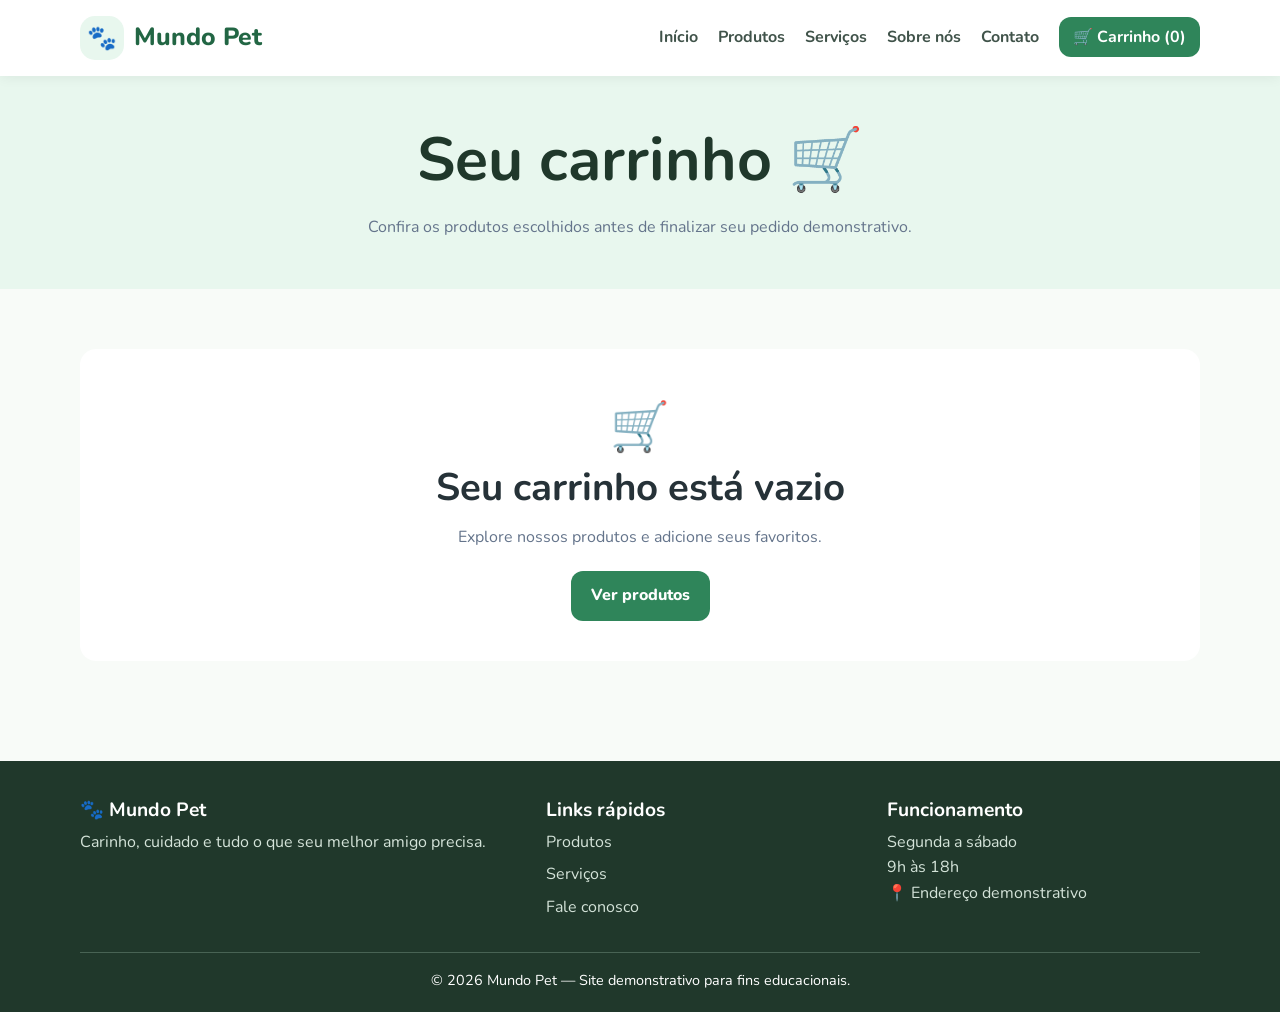
<file: carrinho.html>
<!DOCTYPE html>
<html lang="pt-BR">
<head>
  <meta charset="UTF-8">
  <meta name="viewport" content="width=device-width, initial-scale=1.0">
  <meta name="description" content="Mundo Pet: produtos e serviços para cuidar do seu melhor amigo.">
  <title>Carrinho | Mundo Pet</title>
  <link rel="stylesheet" href="css/style.css">
</head>
<body>

<header>
  <div class="container navbar">
    <a class="logo" href="index.html"><span class="logo-icon">🐾</span><span>Mundo Pet</span></a>
    <button class="menu-toggle" aria-label="Abrir menu" aria-expanded="false">☰</button>
    <nav aria-label="Menu principal">
      <ul class="nav-links">
        <li><a href="index.html" data-page="index.html">Início</a></li>
        <li><a href="produtos.html" data-page="produtos.html">Produtos</a></li>
        <li><a href="servicos.html" data-page="servicos.html">Serviços</a></li>
        <li><a href="sobre.html" data-page="sobre.html">Sobre nós</a></li>
        <li><a href="contato.html" data-page="contato.html">Contato</a></li>
        <li><a class="cart-link" href="carrinho.html" data-page="carrinho.html">🛒 Carrinho (<span class="cart-count">0</span>)</a></li>
      </ul>
    </nav>
  </div>
</header>

<main>

<section class="page-banner"><div class="container"><h1>Seu carrinho 🛒</h1><p>Confira os produtos escolhidos antes de finalizar seu pedido demonstrativo.</p></div></section>
<section class="section"><div class="container">
  <div id="cart-items"></div>
  <div id="cart-summary" class="cart-summary" hidden>
    <div class="summary-line"><span>Subtotal</span><strong id="cart-subtotal">R$ 0,00</strong></div>
    <div class="summary-line"><span>Entrega</span><strong>Grátis</strong></div><hr style="margin:14px 0;border:0;border-top:1px solid #e3ebe5">
    <div class="summary-line"><strong>Total</strong><strong id="cart-total" class="price">R$ 0,00</strong></div>
    <button id="checkout" class="btn" style="width:100%;margin-top:10px">Finalizar pedido</button>
    <a class="btn secondary" style="width:100%;margin-top:10px" href="produtos.html">Continuar comprando</a>
  </div>
</div></section>

</main>

<footer>
  <div class="container">
    <div class="footer-grid">
      <div><h3>🐾 Mundo Pet</h3><p>Carinho, cuidado e tudo o que seu melhor amigo precisa.</p></div>
      <div><h3>Links rápidos</h3><ul><li><a href="produtos.html">Produtos</a></li><li><a href="servicos.html">Serviços</a></li><li><a href="contato.html">Fale conosco</a></li></ul></div>
      <div><h3>Funcionamento</h3><p>Segunda a sábado<br>9h às 18h</p><p>📍 Endereço demonstrativo</p></div>
    </div>
    <div class="copyright">© 2026 Mundo Pet — Site demonstrativo para fins educacionais.</div>
  </div>
</footer>
<div class="toast" role="status" aria-live="polite"></div>
<script src="js/script.js"></script>


</body>
</html>
</file>
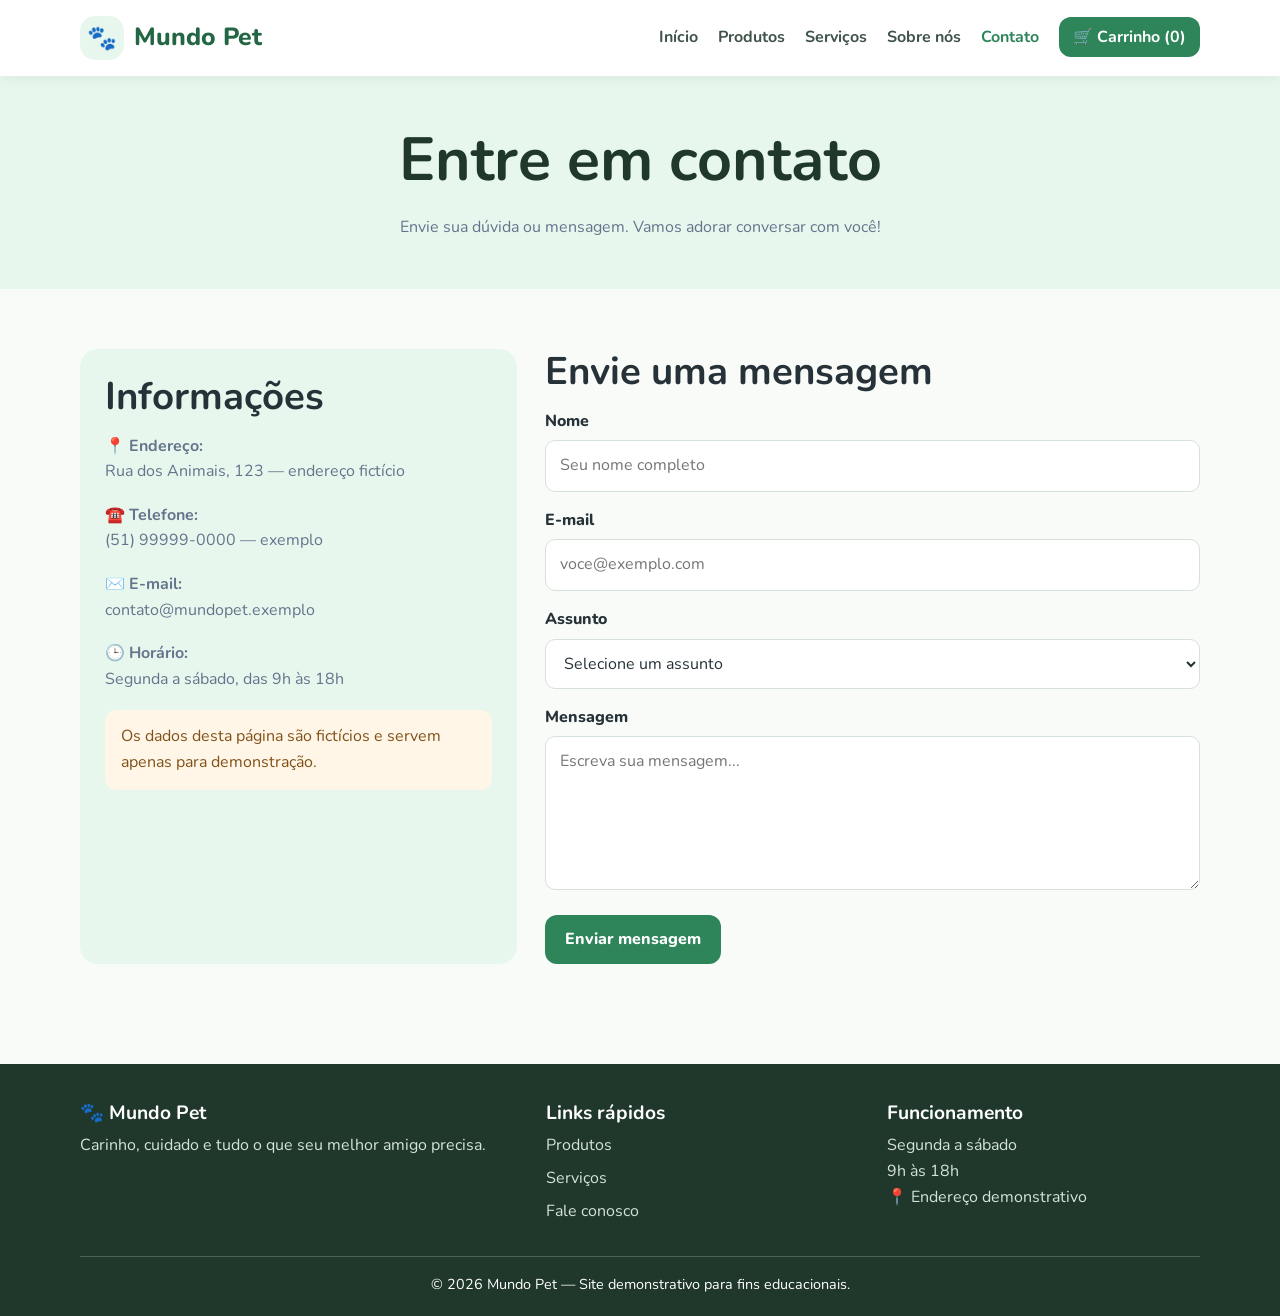
<file: contato.html>
<!DOCTYPE html>
<html lang="pt-BR">
<head>
  <meta charset="UTF-8">
  <meta name="viewport" content="width=device-width, initial-scale=1.0">
  <meta name="description" content="Mundo Pet: produtos e serviços para cuidar do seu melhor amigo.">
  <title>Contato | Mundo Pet</title>
  <link rel="stylesheet" href="css/style.css">
</head>
<body>

<header>
  <div class="container navbar">
    <a class="logo" href="index.html"><span class="logo-icon">🐾</span><span>Mundo Pet</span></a>
    <button class="menu-toggle" aria-label="Abrir menu" aria-expanded="false">☰</button>
    <nav aria-label="Menu principal">
      <ul class="nav-links">
        <li><a href="index.html" data-page="index.html">Início</a></li>
        <li><a href="produtos.html" data-page="produtos.html">Produtos</a></li>
        <li><a href="servicos.html" data-page="servicos.html">Serviços</a></li>
        <li><a href="sobre.html" data-page="sobre.html">Sobre nós</a></li>
        <li><a href="contato.html" data-page="contato.html">Contato</a></li>
        <li><a class="cart-link" href="carrinho.html" data-page="carrinho.html">🛒 Carrinho (<span class="cart-count">0</span>)</a></li>
      </ul>
    </nav>
  </div>
</header>

<main>

<section class="page-banner"><div class="container"><h1>Entre em contato</h1><p>Envie sua dúvida ou mensagem. Vamos adorar conversar com você!</p></div></section>
<section class="section"><div class="container contact-grid">
  <aside class="info-panel"><h2>Informações</h2><p>📍 <strong>Endereço:</strong><br>Rua dos Animais, 123 — endereço fictício</p><p>☎️ <strong>Telefone:</strong><br>(51) 99999-0000 — exemplo</p><p>✉️ <strong>E-mail:</strong><br>contato@mundopet.exemplo</p><p>🕒 <strong>Horário:</strong><br>Segunda a sábado, das 9h às 18h</p><div class="notice">Os dados desta página são fictícios e servem apenas para demonstração.</div></aside>
  <div><h2>Envie uma mensagem</h2><form id="contact-form">
    <div class="form-group"><label for="name">Nome</label><input id="name" required placeholder="Seu nome completo"></div>
    <div class="form-group"><label for="email">E-mail</label><input id="email" type="email" required placeholder="voce@exemplo.com"></div>
    <div class="form-group"><label for="subject">Assunto</label><select id="subject" required><option value="">Selecione um assunto</option><option>Dúvida sobre produto</option><option>Agendamento</option><option>Outros</option></select></div>
    <div class="form-group"><label for="message">Mensagem</label><textarea id="message" rows="5" required placeholder="Escreva sua mensagem..."></textarea></div>
    <button class="btn" type="submit">Enviar mensagem</button>
  </form></div>
</div></section>

</main>

<footer>
  <div class="container">
    <div class="footer-grid">
      <div><h3>🐾 Mundo Pet</h3><p>Carinho, cuidado e tudo o que seu melhor amigo precisa.</p></div>
      <div><h3>Links rápidos</h3><ul><li><a href="produtos.html">Produtos</a></li><li><a href="servicos.html">Serviços</a></li><li><a href="contato.html">Fale conosco</a></li></ul></div>
      <div><h3>Funcionamento</h3><p>Segunda a sábado<br>9h às 18h</p><p>📍 Endereço demonstrativo</p></div>
    </div>
    <div class="copyright">© 2026 Mundo Pet — Site demonstrativo para fins educacionais.</div>
  </div>
</footer>
<div class="toast" role="status" aria-live="polite"></div>
<script src="js/script.js"></script>


</body>
</html>
</file>
<file: css/style.css>
@import url('https://fonts.googleapis.com/css2?family=Nunito:wght@400;600;700;800&display=swap');

:root {
  --verde: #2f855a;
  --verde-escuro: #226644;
  --verde-claro: #e8f7ee;
  --laranja: #ff9f43;
  --texto: #263238;
  --cinza: #64748b;
  --branco: #fff;
  --fundo: #f8fbf8;
  --sombra: 0 8px 24px rgba(31, 65, 45, .10);
}
* { box-sizing: border-box; margin: 0; padding: 0; }
html { scroll-behavior: smooth; }
body { font-family: 'Nunito', Arial, sans-serif; color: var(--texto); background: var(--fundo); line-height: 1.6; }
img { display: block; max-width: 100%; }
a { color: inherit; text-decoration: none; }
button, input, select, textarea { font: inherit; }
button, .btn { cursor: pointer; border: 0; }
.container { width: min(1120px, 92%); margin: 0 auto; }
header { background: var(--branco); box-shadow: 0 2px 12px rgba(0,0,0,.06); position: sticky; top: 0; z-index: 20; }
.navbar { min-height: 76px; display: flex; align-items: center; justify-content: space-between; gap: 20px; }
.logo { display: flex; align-items: center; gap: 10px; color: var(--verde-escuro); font-weight: 800; font-size: 1.55rem; white-space: nowrap; }
.logo-icon { display: grid; place-items: center; background: var(--verde-claro); width: 44px; height: 44px; border-radius: 15px; font-size: 1.5rem; }
.nav-links { display: flex; align-items: center; gap: 20px; list-style: none; }
.nav-links a { font-weight: 700; color: #40534a; padding: 8px 0; }
.nav-links a:hover, .nav-links a.active { color: var(--verde); }
.cart-link { background: var(--verde); color: white !important; padding: 9px 14px !important; border-radius: 12px; }
.menu-toggle { display: none; background: var(--verde-claro); color: var(--verde-escuro); padding: 9px 12px; border-radius: 10px; font-size: 1.25rem; }
.hero { padding: 66px 0; background: linear-gradient(120deg, #e8f7ee, #fff7e9); overflow: hidden; }
.hero-grid { display: grid; grid-template-columns: 1.05fr .95fr; align-items: center; gap: 40px; }
.eyebrow { display: inline-block; background: #fff; color: var(--verde); border-radius: 999px; padding: 7px 13px; font-weight: 800; font-size: .9rem; margin-bottom: 15px; }
h1, h2, h3 { line-height: 1.2; }
h1 { font-size: clamp(2.2rem, 5vw, 3.8rem); margin-bottom: 18px; color: #20382b; }
h2 { font-size: clamp(1.7rem, 3vw, 2.4rem); margin-bottom: 14px; }
h3 { font-size: 1.2rem; margin-bottom: 8px; }
p { color: var(--cinza); }
.hero p { font-size: 1.1rem; max-width: 580px; margin-bottom: 25px; }
.hero-image { width: 100%; height: 390px; object-fit: cover; border-radius: 34px 34px 90px 34px; box-shadow: var(--sombra); }
.btn { display: inline-flex; align-items: center; justify-content: center; gap: 8px; background: var(--verde); color: white; padding: 12px 20px; border-radius: 12px; font-weight: 800; transition: transform .2s, background .2s; }
.btn:hover { background: var(--verde-escuro); transform: translateY(-2px); }
.btn.secondary { background: white; color: var(--verde-escuro); border: 1px solid #cfe8d8; }
.btn.orange { background: var(--laranja); color: #38230c; }
.section { padding: 60px 0; }
.section-head { display: flex; align-items: end; justify-content: space-between; gap: 20px; margin-bottom: 28px; }
.section-head p { max-width: 550px; }
.cards { display: grid; grid-template-columns: repeat(3, 1fr); gap: 22px; }
.card { background: white; border-radius: 18px; box-shadow: var(--sombra); overflow: hidden; }
.card img { width: 100%; height: 210px; object-fit: cover; }
.card-content { padding: 20px; }
.card-content p { margin: 7px 0 14px; }
.category-grid { display: grid; grid-template-columns: repeat(4, 1fr); gap: 16px; }
.category { background: white; padding: 22px 12px; border-radius: 16px; text-align: center; box-shadow: var(--sombra); }
.category span { display: block; font-size: 2.1rem; margin-bottom: 7px; }
.category h3 { font-size: 1rem; margin: 0; }
.page-banner { padding: 48px 0; background: var(--verde-claro); text-align: center; }
.page-banner p { max-width: 680px; margin: 8px auto 0; }
.toolbar { display: flex; gap: 12px; flex-wrap: wrap; margin-bottom: 24px; }
.toolbar input, .toolbar select { flex: 1; min-width: 180px; }
input, select, textarea { width: 100%; padding: 12px 14px; border: 1px solid #d6e1d9; border-radius: 10px; background: white; color: var(--texto); outline-color: var(--verde); }
label { display: block; font-weight: 800; margin-bottom: 6px; }
.form-grid { display: grid; grid-template-columns: 1fr 1fr; gap: 16px; }
.form-group { margin-bottom: 16px; }
.form-group.full { grid-column: 1 / -1; }
.notice { background: #fff6e7; padding: 14px 16px; border-radius: 12px; color: #805018; margin: 18px 0; }
.price { color: var(--verde-escuro); font-size: 1.25rem; font-weight: 800; margin: 8px 0 14px; }
.product-card .card-content { display: flex; flex-direction: column; align-items: flex-start; }
.product-card .btn { margin-top: auto; }
.two-col { display: grid; grid-template-columns: 1fr 1fr; align-items: center; gap: 36px; }
.feature-image { width: 100%; height: 360px; object-fit: cover; border-radius: 24px; }
.check-list { list-style: none; margin: 18px 0; }
.check-list li { margin: 10px 0; color: #475569; }
.check-list li::before { content: "✓"; color: var(--verde); font-weight: 900; margin-right: 10px; }
.contact-grid { display: grid; grid-template-columns: .8fr 1.2fr; gap: 28px; }
.info-panel { background: var(--verde-claro); border-radius: 18px; padding: 25px; }
.info-panel p { margin: 10px 0 18px; }
.cart-item { display: grid; grid-template-columns: 90px 1fr auto auto; align-items: center; gap: 16px; background: white; padding: 16px; border-radius: 14px; box-shadow: var(--sombra); margin-bottom: 14px; }
.cart-item img { width: 90px; height: 80px; object-fit: cover; border-radius: 10px; }
.qty { display: flex; align-items: center; gap: 10px; }
.qty button { width: 30px; height: 30px; border-radius: 8px; background: var(--verde-claro); color: var(--verde-escuro); font-weight: 900; }
.cart-summary { background: white; border-radius: 16px; padding: 22px; box-shadow: var(--sombra); max-width: 420px; margin: 25px 0 0 auto; }
.summary-line { display: flex; justify-content: space-between; gap: 20px; margin: 10px 0; }
.empty { text-align: center; background: white; padding: 40px 20px; border-radius: 16px; }
footer { background: #20382b; color: white; padding: 38px 0 20px; margin-top: 40px; }
.footer-grid { display: grid; grid-template-columns: 1.4fr 1fr 1fr; gap: 28px; margin-bottom: 25px; }
footer p, footer a { color: #d4e3d9; }
footer h3 { color: white; }
footer ul { list-style: none; }
footer li { margin: 7px 0; }
.copyright { border-top: 1px solid #486354; padding-top: 16px; text-align: center; font-size: .9rem; }
.toast { position: fixed; bottom: 20px; right: 20px; z-index: 50; background: #20382b; color: white; padding: 14px 18px; border-radius: 12px; box-shadow: var(--sombra); display: none; }
.toast.show { display: block; }
@media (max-width: 900px) {
  .nav-links { gap: 12px; }
  .nav-links a { font-size: .92rem; }
  .hero-grid, .two-col, .contact-grid { grid-template-columns: 1fr; }
  .hero-image { height: 330px; }
  .cards { grid-template-columns: repeat(2, 1fr); }
  .category-grid { grid-template-columns: repeat(2, 1fr); }
}
@media (max-width: 700px) {
  .navbar { min-height: 68px; }
  .menu-toggle { display: block; }
  .nav-links { display: none; position: absolute; top: 68px; left: 0; right: 0; background: white; padding: 18px 5%; flex-direction: column; align-items: stretch; box-shadow: 0 12px 18px rgba(0,0,0,.08); }
  .nav-links.open { display: flex; }
  .nav-links a { display: block; padding: 9px 0; }
  .nav-links .cart-link { text-align: center; padding: 10px !important; }
  .hero { padding: 42px 0; }
  .hero-image { height: 270px; border-radius: 22px; }
  .section { padding: 42px 0; }
  .section-head { display: block; }
  .section-head .btn { margin-top: 15px; }
  .cards { grid-template-columns: 1fr; }
  .card img { height: 230px; }
  .form-grid { grid-template-columns: 1fr; gap: 0; }
  .form-group.full { grid-column: auto; }
  .footer-grid { grid-template-columns: 1fr; }
  .cart-item { grid-template-columns: 70px 1fr; }
  .cart-item img { width: 70px; height: 70px; }
  .cart-item .qty, .cart-item .item-total { grid-column: 2; }
}
@media (max-width: 420px) {
  .logo { font-size: 1.25rem; }
  .logo-icon { width: 38px; height: 38px; }
  .category-grid { grid-template-columns: 1fr 1fr; gap: 10px; }
  .category { padding: 16px 8px; }
  .hero .btn { width: 100%; margin: 4px 0; }
}
</file>
